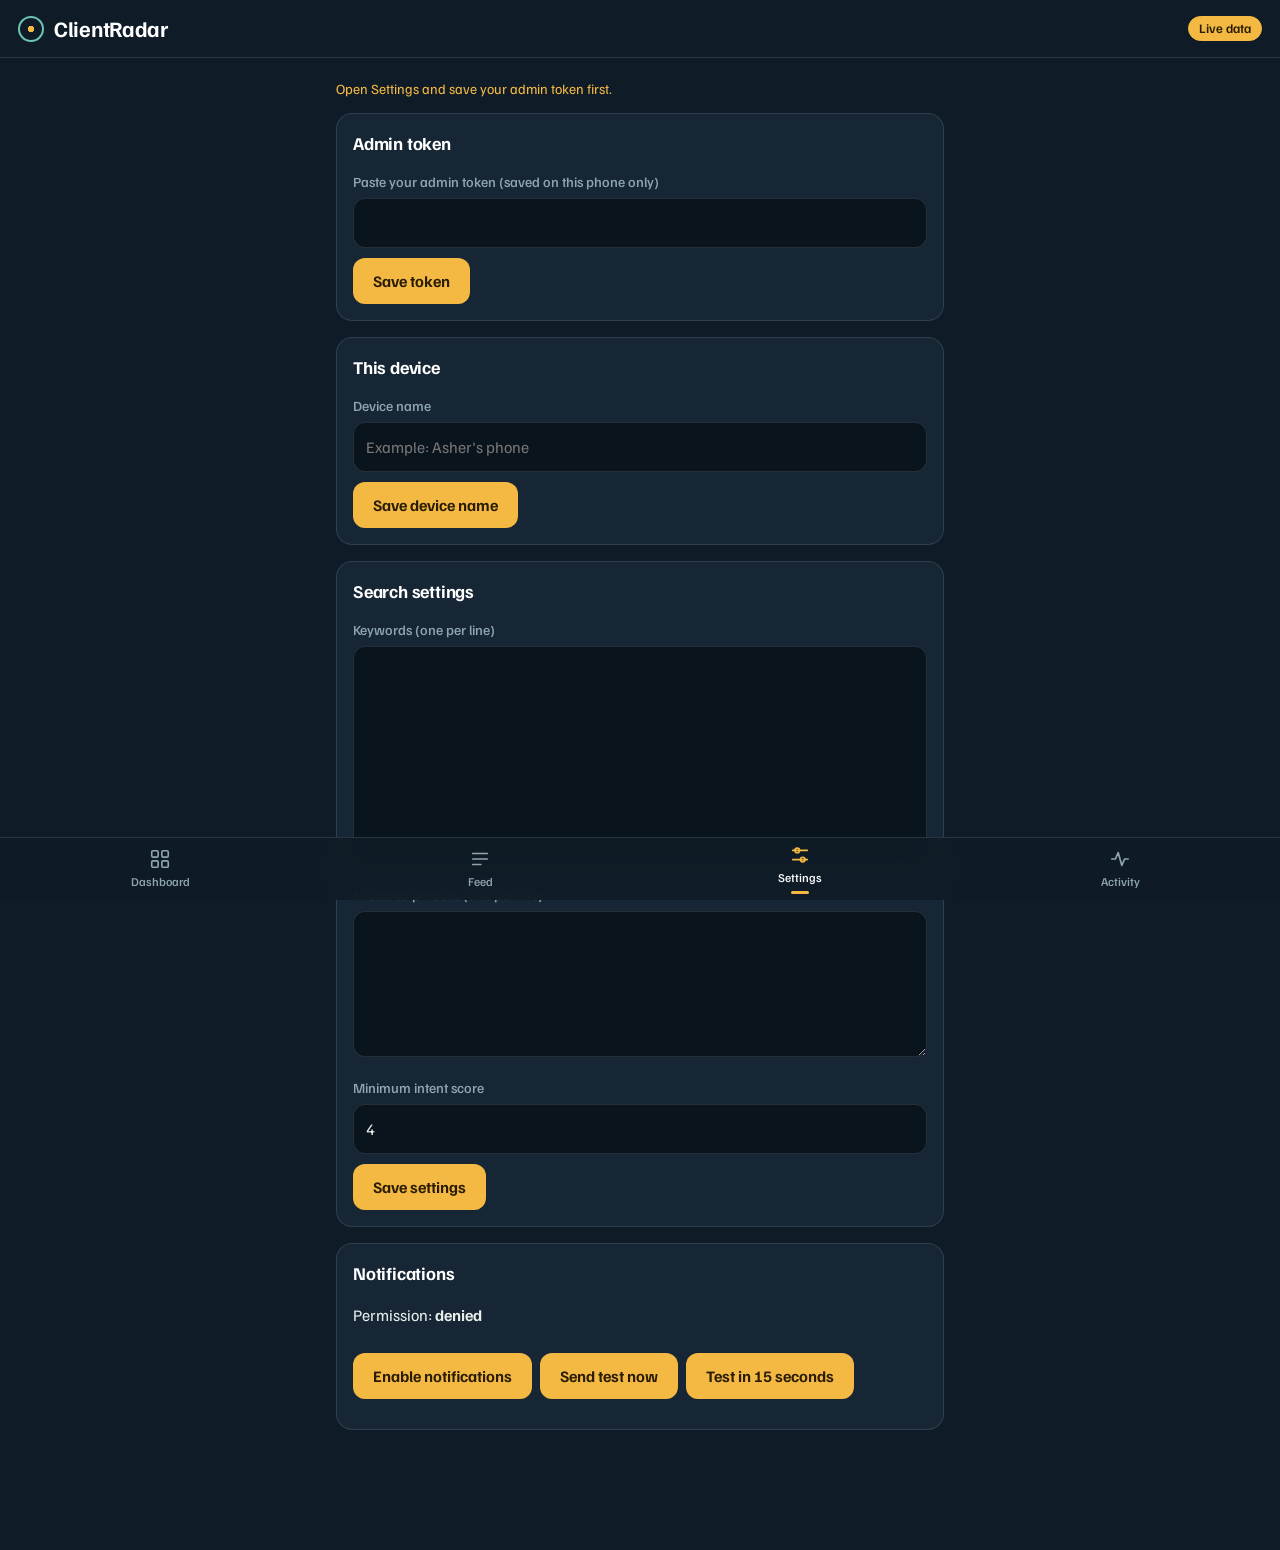
<file: public/index.html>
<!doctype html>
<html lang="en">
<head>
<meta charset="utf-8">
<meta name="viewport" content="width=device-width, initial-scale=1">
<meta name="theme-color" content="#0f1c27">
<title>ClientRadar</title>
<link rel="stylesheet" href="styles.css">
<link rel="manifest" href="manifest.webmanifest">
</head>
<body>
<header>
  <h1>ClientRadar</h1>
  <span class="badge high">LIVE DATA</span>
</header>
<main>
  <p id="msg" class="muted"></p>

  <section id="dashboard" class="view active">
    <div id="stats" class="grid"></div>
    <div class="card">
      <h2>Scanner</h2>
      <p id="scanner">Loading...</p>
      <button id="scan-now" class="btn">Scan now</button>
    </div>
  </section>

  <section id="feed" class="view">
    <div class="filters">
      <select id="f-intent" aria-label="Intent">
        <option value="all">All intents</option>
        <option value="high">High</option>
        <option value="medium">Medium</option>
        <option value="low">Low</option>
      </select>
      <select id="f-cat" aria-label="Service category"></select>
      <select id="f-status" aria-label="Status">
        <option value="new">New</option>
        <option value="all">All posts</option>
        <option value="read">Read</option>
        <option value="saved">Saved</option>
      </select>
      <select id="f-date" aria-label="Date range">
        <option value="all">Any time</option>
        <option value="24">Last 24 hours</option>
        <option value="168">Last 7 days</option>
      </select>
    </div>
    <button id="mark-all" class="btn" style="margin-bottom:12px">Mark all as read</button>
    <div id="cards"></div>
  </section>

  <section id="settings" class="view">
    <div class="card">
      <h2>Admin token</h2>
      <label for="tok">Paste your admin token (saved on this phone only)</label>
      <input id="tok" type="password" autocomplete="off">
      <button id="save-token" class="btn">Save token</button>
    </div>
    <div class="card">
      <h2>This device</h2>
      <label for="dev-name">Device name</label>
      <input id="dev-name" type="text" maxlength="60" placeholder="Example: Asher's phone" autocomplete="off">
      <button id="save-dev" class="btn">Save device name</button>
    </div>
    <div class="card">
      <h2>Search settings</h2>
      <label for="kw">Keywords (one per line)</label>
      <textarea id="kw" rows="8"></textarea>
      <label for="ex">Excluded phrases (one per line)</label>
      <textarea id="ex" rows="5"></textarea>
      <label for="min">Minimum intent score</label>
      <input id="min" type="number" min="0" max="20" value="4">
      <button id="save-settings" class="btn">Save settings</button>
    </div>
    <div class="card">
      <h2>Notifications</h2>
      <p>Permission: <strong id="perm"></strong></p>
      <div class="actions">
        <button id="enable-push" class="btn">Enable notifications</button>
        <button id="test-push" class="btn">Send test now</button>
        <button id="test-push-delay" class="btn">Test in 15 seconds</button>
      </div>
      <p id="push-msg" class="muted"></p>
    </div>
  </section>

  <section id="activity" class="view">
    <div id="runs"></div>
  </section>
</main>
<nav>
  <button data-view="dashboard" class="active">
    <svg viewBox="0 0 24 24"><rect x="3" y="3" width="7" height="7" rx="1.5"/><rect x="14" y="3" width="7" height="7" rx="1.5"/><rect x="3" y="14" width="7" height="7" rx="1.5"/><rect x="14" y="14" width="7" height="7" rx="1.5"/></svg>
    Dashboard
  </button>
  <button data-view="feed">
    <svg viewBox="0 0 24 24"><line x1="4" y1="6" x2="20" y2="6"/><line x1="4" y1="12" x2="20" y2="12"/><line x1="4" y1="18" x2="13" y2="18"/></svg>
    Feed
  </button>
  <button data-view="settings">
    <svg viewBox="0 0 24 24"><line x1="4" y1="7" x2="20" y2="7"/><line x1="4" y1="17" x2="20" y2="17"/><circle cx="9" cy="7" r="2.5"/><circle cx="15" cy="17" r="2.5"/></svg>
    Settings
  </button>
  <button data-view="activity">
    <svg viewBox="0 0 24 24"><polyline points="3,12 7,12 10,5 14,19 17,12 21,12"/></svg>
    Activity
  </button>
</nav>
<script src="app.js"></script>
</body>
</html>
</file>
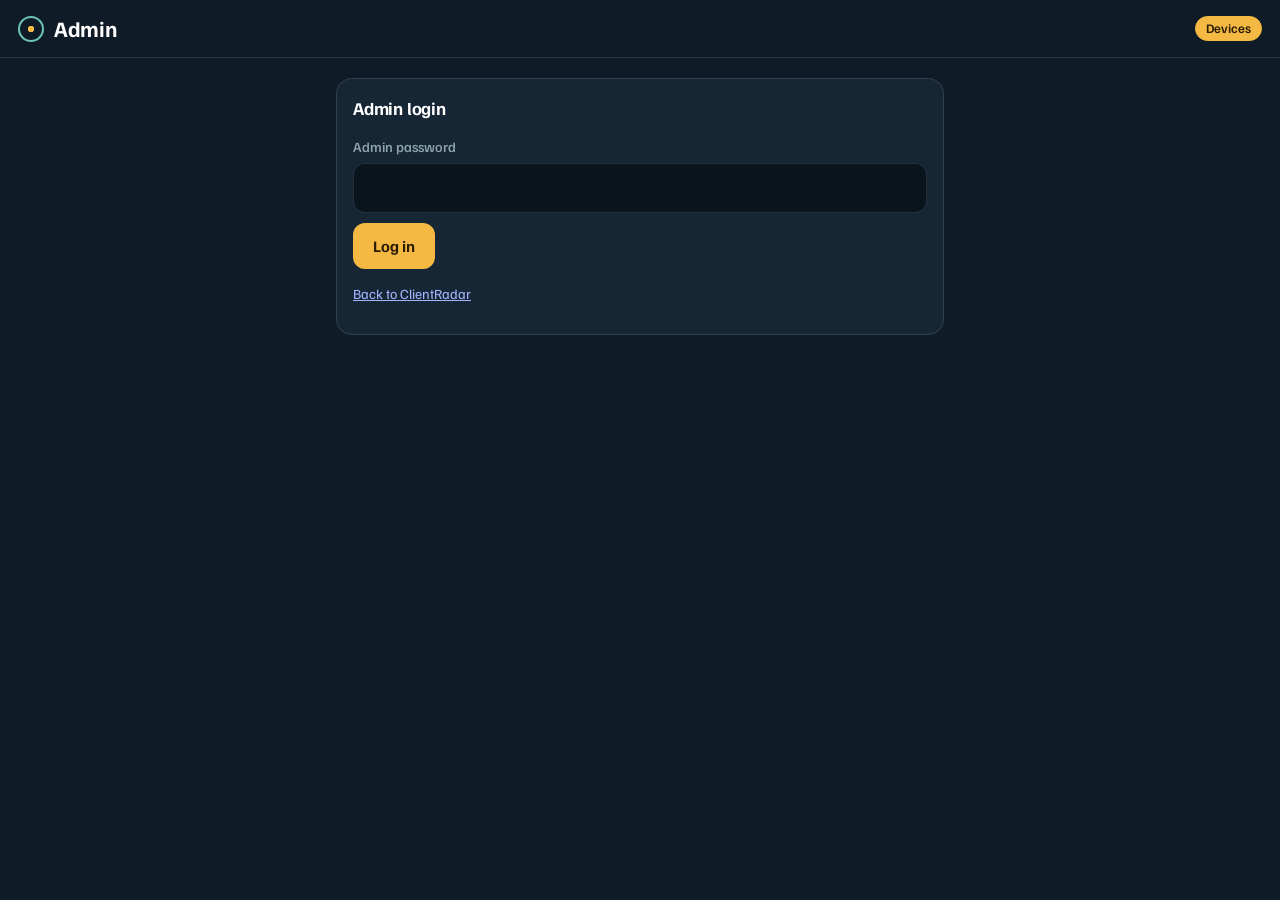
<file: public/admin.html>
<!doctype html>
<html lang="en">
<head>
<meta charset="utf-8">
<meta name="viewport" content="width=device-width, initial-scale=1">
<meta name="robots" content="noindex, nofollow">
<meta name="theme-color" content="#0f1c27">
<title>ClientRadar Admin</title>
<link rel="stylesheet" href="styles.css">
<style>
  body { padding-bottom: 32px; }
  .tiles { display: grid; grid-template-columns: 1fr 1fr; gap: 12px; margin-bottom: 16px; }
  .tile { background: var(--surface); border: 1px solid var(--line); border-radius: 14px; padding: 16px; }
  .tile b { display: block; font-size: 32px; line-height: 1.15; color: #fff; letter-spacing: -.5px; }
  .tile.hero { grid-column: 1 / -1; background: var(--deep); }
  .tile.hero b { font-size: 56px; color: var(--amber); }
  .tile span { color: var(--muted); font-size: 14px; }
  .dot { display: inline-block; width: 9px; height: 9px; border-radius: 50%; background: var(--muted); margin-right: 6px; }
  .dot.on { background: var(--teal); }
  .line { color: var(--muted); font-size: 14px; margin: 2px 0; }
  .line strong { color: var(--text); font-weight: 600; }
  .hidden { display: none; }
</style>
</head>
<body>
<header>
  <h1>Admin</h1>
  <span class="badge high">DEVICES</span>
</header>
<main>
  <p id="msg" class="muted"></p>

  <section id="login" class="card">
    <h2>Admin login</h2>
    <label for="pw">Admin password</label>
    <input id="pw" type="password" autocomplete="off">
    <button id="login-btn" class="btn">Log in</button>
    <p class="muted"><a href="/">Back to ClientRadar</a></p>
  </section>

  <section id="panel" class="hidden">
    <div id="tiles" class="tiles"></div>
    <div class="actions" style="margin:0 0 16px">
      <button id="refresh" class="alt">Refresh</button>
      <button id="logout" class="alt">Log out</button>
    </div>
    <div id="list"></div>
  </section>
</main>
<script src="admin.js"></script>
</body>
</html>
</file>
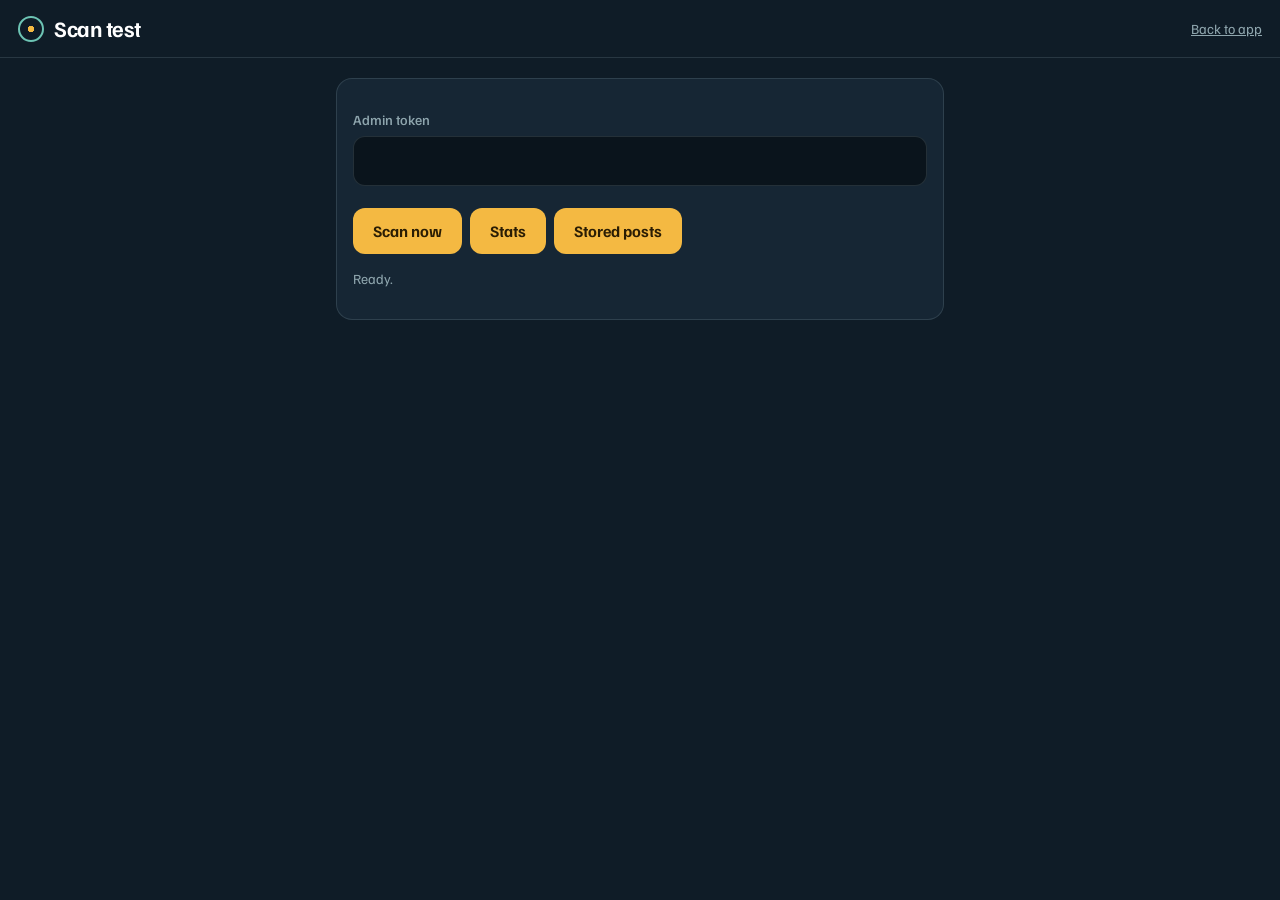
<file: public/scan.html>
<!doctype html>
<html lang="en">
<head>
<meta charset="utf-8">
<meta name="viewport" content="width=device-width, initial-scale=1">
<title>ClientRadar: scan test</title>
<link rel="stylesheet" href="styles.css">
</head>
<body>
<header><h1>Scan test</h1><a href="index.html" class="handle">Back to app</a></header>
<main>
  <div class="card">
    <label for="tok">Admin token</label>
    <input id="tok" type="password" autocomplete="off">
    <div class="actions">
      <button id="scan" class="btn">Scan now</button>
      <button id="stats" class="btn">Stats</button>
      <button id="posts" class="btn">Stored posts</button>
    </div>
    <p id="status" class="muted">Ready.</p>
  </div>
  <div id="list"></div>
  <pre id="out" class="muted" style="white-space:pre-wrap;word-break:break-word"></pre>
</main>
<script>
const $ = (s) => document.querySelector(s);
$("#tok").value = localStorage.getItem("cr_token") || "";

async function call(path, method) {
  const token = $("#tok").value.trim();
  if (!token) { $("#status").textContent = "Enter your admin token first."; return null; }
  localStorage.setItem("cr_token", token);
  $("#status").textContent = "Working...";
  try {
    const res = await fetch(path, { method: method, headers: { "x-admin-token": token } });
    const data = await res.json();
    $("#status").textContent = "HTTP " + res.status;
    return data;
  } catch (e) {
    $("#status").textContent = "FAILED: could not reach the server.";
    return null;
  }
}
function show(data) { $("#out").textContent = JSON.stringify(data, null, 2); }

$("#scan").addEventListener("click", async () => { $("#list").replaceChildren(); const d = await call("/api/scan", "POST"); if (d) show(d); });
$("#stats").addEventListener("click", async () => { $("#list").replaceChildren(); const d = await call("/api/stats", "GET"); if (d) show(d); });
$("#posts").addEventListener("click", async () => {
  const d = await call("/api/posts?limit=20", "GET");
  if (!d) return;
  $("#out").textContent = "";
  if (!d.posts) { show(d); return; }
  $("#list").replaceChildren(...d.posts.map((p) => {
    const c = document.createElement("div"); c.className = "card";
    const head = document.createElement("div"); head.className = "row";
    const b = document.createElement("span"); b.className = "badge " + p.intent; b.textContent = p.intent.toUpperCase() + " " + p.score;
    const cat = document.createElement("span"); cat.className = "badge cat"; cat.textContent = p.category || "";
    const who = document.createElement("span"); who.className = "handle"; who.textContent = "@" + p.author_handle;
    head.append(b, cat, who);
    const t = document.createElement("p"); t.className = "text"; t.textContent = p.text;
    const w = document.createElement("div"); w.className = "reasons"; w.textContent = "Why: " + p.reasons.join(", ");
    c.append(head, t, w);
    if (p.url) {
      const a = document.createElement("a"); a.href = p.url; a.target = "_blank"; a.rel = "noopener noreferrer"; a.textContent = "Open original post";
      const act = document.createElement("div"); act.className = "actions"; act.append(a); c.append(act);
    }
    return c;
  }));
});
</script>
</body>
</html>
</file>
<file: public/styles.css>
@import url("https://fonts.googleapis.com/css2?family=Familjen+Grotesk:wght@400..700&family=Newsreader:ital,opsz,wght@1,6..72,400&display=swap");

:root{--ink:#0f1c27;--deep:#0a141c;--surface:#162634;--raise:#1d3243;--text:#e8eeea;--muted:#8ea5ad;--amber:#f4b942;--amber-ink:#2a1d04;--peri:#a3b5ff;--teal:#6dc4b4;--coral:#ff6f5e;--line:rgba(190,215,225,.14);color-scheme:dark}
*{box-sizing:border-box;-webkit-tap-highlight-color:transparent}
html{background:var(--ink)}
body{margin:0;color:var(--text);font:400 16px/1.5 "Familjen Grotesk",system-ui,-apple-system,"Segoe UI",Roboto,sans-serif;background:var(--ink);padding-bottom:calc(84px + env(safe-area-inset-bottom))}

header{position:sticky;top:0;z-index:5;display:flex;justify-content:space-between;align-items:center;padding:12px 18px;background:var(--ink);border-bottom:1px solid var(--line)}
h1{display:flex;align-items:center;gap:10px;margin:0;font-size:22px;font-weight:700;letter-spacing:-.3px;color:#fff}
h1::before{content:"";width:22px;height:22px;border-radius:50%;border:2px solid var(--teal);background:radial-gradient(circle,var(--amber) 0 3px,transparent 3.5px)}
h2{font-size:18px;font-weight:700;margin:0 0 10px;color:#fff;letter-spacing:-.2px}
main{padding:20px 16px;max-width:640px;margin:0 auto}
#msg{margin:0 0 14px;font-size:14px;color:var(--amber)}
#msg:empty{display:none}
a{color:var(--peri)}
:focus-visible{outline:2px solid var(--amber);outline-offset:2px}

.view{display:none}
.view.active{display:block}

.grid{display:grid;grid-template-columns:1fr 1fr;gap:12px;margin-bottom:16px}
.stat,.card{position:relative;background:var(--surface);border:1px solid var(--line);border-radius:16px;padding:16px;margin-bottom:16px}
.grid .stat{margin:0;border-radius:14px}
.stat b{display:block;font-size:32px;line-height:1.15;font-weight:700;color:#fff;letter-spacing:-.5px}
.stat span{color:var(--muted);font-size:14px}
.grid .stat:nth-child(3) b{color:var(--amber)}
.grid .stat:nth-child(n+5) b{font-size:19px;padding:6px 0;letter-spacing:0}
.grid .stat:nth-child(6){grid-column:1/-1}
.muted{color:var(--muted);font-size:14px}

.grid .stat:nth-child(2){order:-1;grid-column:1/-1;overflow:hidden;min-height:170px;display:flex;flex-direction:column;justify-content:flex-end;padding:20px;background:var(--deep);border-radius:20px}
.grid .stat:nth-child(2) b{position:relative;z-index:1;font-size:76px;line-height:1;color:var(--amber);letter-spacing:-2px}
.grid .stat:nth-child(2) span{position:relative;z-index:1;font-size:16px;color:var(--text)}
.grid .stat:nth-child(2)::before,.grid .stat:nth-child(2)::after{content:"";position:absolute;right:-80px;top:50%;width:260px;height:260px;margin-top:-130px;border-radius:50%}
.grid .stat:nth-child(2)::before{background:repeating-radial-gradient(circle,transparent 0 32px,rgba(109,196,180,.28) 32px 33px)}
.grid .stat:nth-child(2)::after{background:conic-gradient(from 0deg,rgba(244,185,66,0) 0deg 280deg,rgba(244,185,66,.3) 360deg);animation:sweep 6s linear infinite}
@keyframes sweep{to{transform:rotate(360deg)}}
@media (prefers-reduced-motion:reduce){.grid .stat:nth-child(2)::after{animation:none}}

.badge{display:inline-block;font-size:13px;font-weight:600;padding:2px 10px;border-radius:999px;border:1px solid var(--line);text-transform:lowercase}
.badge::first-letter{text-transform:uppercase}
.badge.demo{color:var(--amber);border-color:var(--amber)}
.badge.high{background:var(--amber);border-color:var(--amber);color:var(--amber-ink)}
.badge.medium{background:rgba(163,181,255,.16);border-color:rgba(163,181,255,.5);color:var(--peri)}
.badge.low{color:var(--teal);border-color:rgba(109,196,180,.5)}
.badge.cat{color:var(--text);border-color:var(--line);background:var(--raise)}

.filters{display:grid;grid-template-columns:1fr 1fr;gap:10px;margin-bottom:16px}
select,input,textarea{width:100%;background:var(--deep);color:var(--text);border:1px solid var(--line);border-radius:12px;padding:12px;font:inherit}
select:focus,input:focus,textarea:focus{border-color:var(--amber);outline:none}
textarea{resize:vertical}
label{display:block;margin:14px 0 6px;color:var(--muted);font-size:14px;font-weight:500}

.row{display:flex;gap:8px;flex-wrap:wrap;align-items:center;margin-bottom:8px}
.handle{color:var(--muted);font-size:14px}
.text{margin:10px 0;overflow-wrap:anywhere}
.reasons{font-family:"Newsreader",Georgia,serif;font-style:italic;font-size:16px;line-height:1.35;color:var(--muted);border-top:1px solid var(--line);padding-top:10px}
.actions{display:flex;gap:8px;flex-wrap:wrap;margin-top:12px}

.btn,.actions button,.actions a{display:inline-flex;align-items:center;justify-content:center;min-height:46px;padding:0 20px;border:0;border-radius:12px;background:var(--amber);color:var(--amber-ink);font:inherit;font-weight:700;text-decoration:none}
.btn:active,.actions button:active,.actions a:active{transform:scale(.97)}
.actions button.alt{background:transparent;color:var(--text);border:1px solid var(--line)}
.actions button.danger{color:var(--coral);border-color:rgba(255,111,94,.45)}
.btn:disabled{opacity:.45}
.card .btn{margin-top:10px}

.card.i-high,.card.i-medium,.card.i-low{padding-left:20px}
.card.i-high{box-shadow:inset 4px 0 0 var(--amber)}
.card.i-medium{box-shadow:inset 4px 0 0 var(--peri)}
.card.i-low{box-shadow:inset 4px 0 0 var(--teal)}
.card.unread::after{content:"";position:absolute;top:16px;right:16px;width:10px;height:10px;border-radius:50%;background:var(--coral)}

nav{position:fixed;left:0;right:0;bottom:0;display:flex;background:rgba(15,28,39,.94);-webkit-backdrop-filter:blur(10px);backdrop-filter:blur(10px);border-top:1px solid var(--line);padding-bottom:env(safe-area-inset-bottom)}
nav button{flex:1;display:flex;flex-direction:column;align-items:center;justify-content:center;gap:3px;min-height:62px;background:none;border:0;color:var(--muted);font:inherit;font-size:12px;font-weight:500}
nav button.active{color:#fff}
nav button.active svg{stroke:var(--amber)}
nav button.active::after{content:"";width:18px;height:3px;border-radius:2px;background:var(--amber);margin-top:1px}
nav svg{width:22px;height:22px;fill:none;stroke:currentColor;stroke-width:1.8;stroke-linecap:round;stroke-linejoin:round}
</file>
